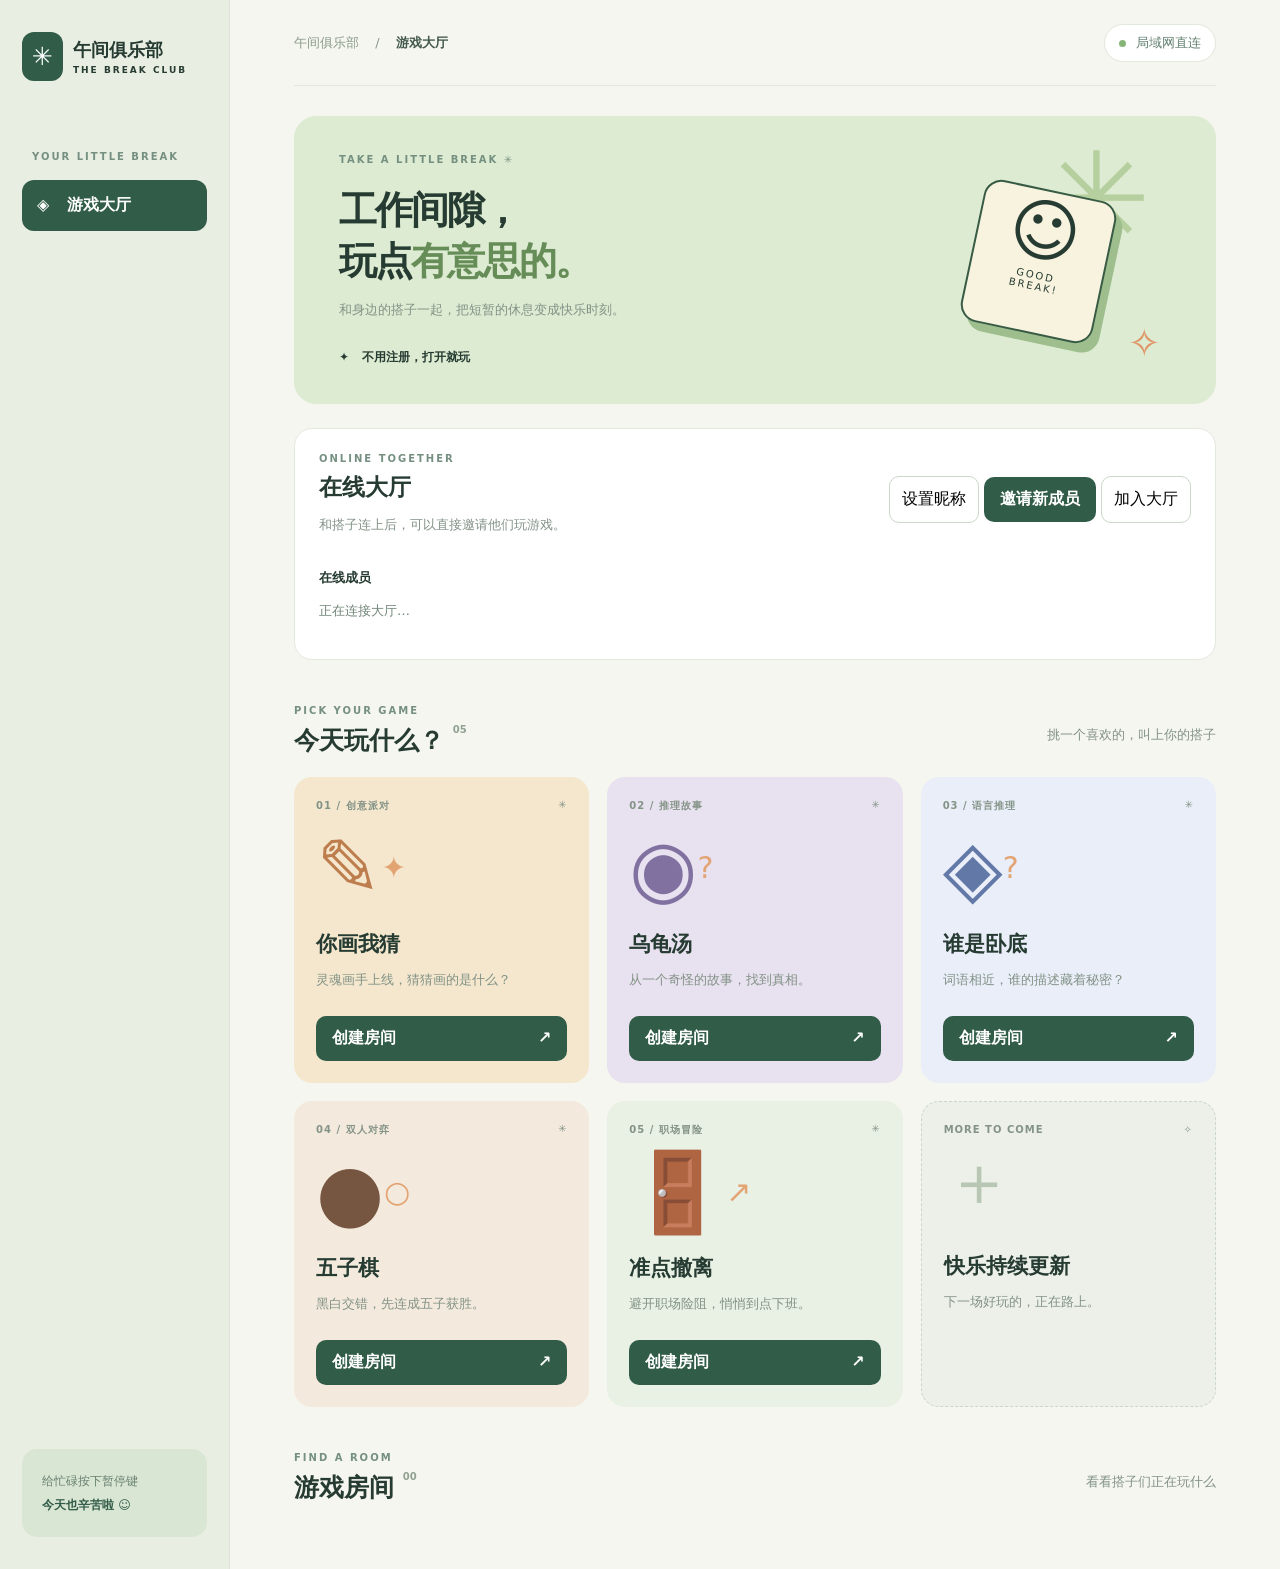
<file: index.html>
<!doctype html><html lang="zh-CN"><head><meta charset="utf-8"><meta name="viewport" content="width=device-width,initial-scale=1"><title>午间俱乐部</title><link rel="stylesheet" href="style.css"><link rel="stylesheet" href="escape.css"></head><body><div class="app"><aside><div class="brand"><span class="brand-icon">✳</span><div>午间俱乐部<small>THE BREAK CLUB</small></div></div><div class="side-label">YOUR LITTLE BREAK</div><button class="nav active" id="home">◈ <span>游戏大厅</span></button><div class="aside-bottom">给忙碌按下暂停键<br><b>今天也辛苦啦 ☺</b></div></aside><main><header><div class="breadcrumb">午间俱乐部 <span>/</span> <b id="location">游戏大厅</b></div><div class="status"><i></i> 局域网直连</div></header><section id="lobby"><div class="hero"><div><div class="eyebrow">TAKE A LITTLE BREAK <span>✳</span></div><h1>工作间隙，<br>玩点<span>有意思的。</span></h1><p>和身边的搭子一起，把短暂的休息变成快乐时刻。</p><div class="hero-note">✦ &nbsp; 不用注册，打开就玩</div></div><div class="hero-art"><div class="sun">✳</div><div class="card-art">☺<small>GOOD<br>BREAK!</small></div><div class="orbit">✧</div></div></div><div class="section-head"><div><div class="eyebrow">PICK YOUR GAME</div><h2>今天玩什么？ <span>05</span></h2></div><p>挑一个喜欢的，叫上你的搭子</p></div><div class="games"><article class="game draw"><div class="game-top"><span>01 / 创意派对</span><span>✳</span></div><div class="illustration">✎<span>✦</span></div><h3>你画我猜</h3><p>灵魂画手上线，猜猜画的是什么？</p><button data-game="draw">创建房间 <span>↗</span></button></article><article class="game soup"><div class="game-top"><span>02 / 推理故事</span><span>✳</span></div><div class="illustration">◉<span>?</span></div><h3>乌龟汤</h3><p>从一个奇怪的故事，找到真相。</p><button data-game="soup">创建房间 <span>↗</span></button></article><article class="game undercover"><div class="game-top"><span>03 / 语言推理</span><span>✳</span></div><div class="illustration">◈<span>?</span></div><h3>谁是卧底</h3><p>词语相近，谁的描述藏着秘密？</p><button data-game="undercover">创建房间 <span>↗</span></button></article><article class="game gomoku"><div class="game-top"><span>04 / 双人对弈</span><span>✳</span></div><div class="illustration">●<span>○</span></div><h3>五子棋</h3><p>黑白交错，先连成五子获胜。</p><button data-game="gomoku">创建房间 <span>↗</span></button></article><article class="game escape-game"><div class="game-top"><span>05 / 职场冒险</span><span>✳</span></div><div class="illustration">🚪<span>↗</span></div><h3>准点撤离</h3><p>避开职场险阻，悄悄到点下班。</p><button data-game="escape">创建房间 <span>↗</span></button></article><article class="game coming"><div class="game-top"><span>MORE TO COME</span><span>✧</span></div><div class="coming-art">＋</div><h3>快乐持续更新</h3><p>下一场好玩的，正在路上。</p></article></div><div class="join"><div><b>已经有房间了？</b><p>粘贴房主发来的邀请连接码，加入大家。</p></div><div><button id="resume-room">恢复我的房间</button> <button id="join">加入房间 ↗</button></div></div></section><section id="room" hidden><div class="room-head"><div><div class="eyebrow">YOUR GAME ROOM</div><h1 id="room-title"></h1><p id="room-info"></p></div><div><button class="secondary" id="switch-game" hidden>切换游戏</button> <button class="secondary" id="leave">← 返回大厅</button></div></div><div class="room-grid"><div class="play"><div class="panel-head"><b id="play-label">游戏区域</b><span id="role"></span></div><div id="waiting" class="waiting">✳<h2>准备好开始了吗？</h2><p>邀请搭子加入后，由房主开启游戏。</p></div><div id="draw-area" hidden><div class="toolbar"><span id="word"></span><button id="custom-word">自定义题目</button><input id="color" type="color" value="#29352f"><button id="clear">清空画布</button></div><canvas id="canvas" width="900" height="520"></canvas></div><div id="soup-area" hidden><div class="soup-card"><small>今日汤面 / THE MYSTERY</small><h2 id="soup-title"></h2><p id="surface"></p><div id="answer"></div></div><div id="soup-controls"><button data-reply="是">是</button><button data-reply="不是">不是</button><button data-reply="无关">无关</button><button id="reveal">揭晓汤底</button></div></div><button id="custom-soup" class="secondary" hidden>自定义乌龟汤</button> <button id="start" class="primary">开始新一轮 ↗</button></div><div class="room-side"><div class="panel"><div class="panel-head"><b>房间搭子</b><button id="invite">＋ 邀请</button></div><div id="players"></div></div><div class="panel chat"><div class="panel-head"><b>聊天 & 猜测</b><span>✳</span></div><div id="messages"></div><form id="form"><input id="message" maxlength="200" placeholder="输入你的想法…" autocomplete="off"><button>↑</button></form></div></div></div></section></main></div><dialog id="dialog"><form method="dialog"><button class="close">×</button></form><div id="dialog-content"></div></dialog><script src="undercover-engine.js"></script><script src="gomoku-engine.js"></script><script src="escape-engine.js"></script><script src="app.js"></script><script src="lobby.js"></script><script src="undercover.js"></script><script src="gomoku.js"></script><script src="vendor/three/three.min.js"></script><script type="module" src="escape-models.js"></script><script src="escape-3d.js"></script><script src="escape.js"></script></body></html>
</file>
<file: style.css>
.judgement{display:inline-flex;gap:6px;margin-left:8px}.judgement button{border:0;border-radius:6px;padding:3px 7px;background:#e8f1e5;color:#315c48;font-size:11px}.judgement button:last-child{background:#f5eee6;color:#896e58}.score{float:right;color:#315c48;font-weight:bold}.drawing-label{margin-left:8px;color:#9a7b59;font-size:11px}
.lobby-panel,.online-invite{background:#fff;border:1px solid #e2e9df;border-radius:18px;padding:24px;margin-top:24px}.online-invite{margin:0}.lobby-heading{display:flex;align-items:center;justify-content:space-between;gap:20px}.lobby-heading h2{margin:8px 0;font-size:23px}.lobby-heading p{font-size:13px;color:#829286}.lobby-heading .primary{margin:0}.lobby-columns{display:grid;grid-template-columns:1fr 1fr;gap:28px;margin-top:20px}.lobby-columns b{font-size:13px}.lobby-person{display:flex;align-items:center;gap:10px;padding:12px 0;border-bottom:1px solid #edf1eb;font-size:13px}.lobby-person small{color:#8a9a8c}.person-dot{width:8px;height:8px;border-radius:50%;background:#8cb97c}.invite-player{margin-left:auto;padding:6px 10px}.online-invite .panel-head{margin-bottom:4px}@media(max-width:850px){.lobby-heading{align-items:flex-start;flex-direction:column}.lobby-columns{grid-template-columns:1fr}}
.lobby-columns{grid-template-columns:1fr}.rooms-section{margin-bottom:45px}.room-heading-actions{display:flex;align-items:center;gap:18px}.room-heading-actions button{border:1px solid #cad8c8;background:#fff;color:#315c48;border-radius:10px;padding:10px 14px;cursor:pointer}.room-cards{display:grid;grid-template-columns:repeat(3,minmax(0,1fr));gap:18px}.room-card{border-radius:18px;padding:22px;min-height:230px;display:flex;flex-direction:column}.room-card-art{font-size:60px;line-height:1.4;color:#b77d55}.room-card.soup .room-card-art{color:#8171a0}.room-card h3{font-size:20px;margin:8px 0;overflow-wrap:anywhere}.room-card p{font-size:13px;color:#829286}.room-card-footer{margin-top:auto;border-top:1px solid #0000000d;padding-top:15px;font-size:12px;color:#718578}.room-card-footer span{float:right;color:#5c8a65}.room-empty{background:#edf0e8;border:1px dashed #cbd7c7}.room-empty .room-card-art{color:#b8c6b4}@media(max-width:850px){.room-cards{grid-template-columns:repeat(2,minmax(0,1fr))}.room-heading-actions p{display:none}}@media(max-width:520px){.room-cards{grid-template-columns:1fr}}
.restore-card{margin-top:14px;border:0;border-radius:10px;background:#315c48;color:#fff;padding:11px 14px;text-align:left;font-weight:bold}
:root{font-family:'Microsoft YaHei',system-ui,sans-serif;color:#263b32;background:#f5f6ef}*{box-sizing:border-box}body{margin:0}button,input,textarea{font:inherit}button{cursor:pointer}button:focus-visible,input:focus-visible,textarea:focus-visible{outline:3px solid #e99664}.app{display:flex;min-height:100vh}aside{width:230px;background:#e9eee2;padding:32px 22px;display:flex;flex-direction:column;border-right:1px solid #dce4d5}.brand{display:flex;align-items:center;gap:10px;font-size:18px;font-weight:800}.brand-icon{background:#315c48;color:#fff;border-radius:12px;padding:10px;font-size:25px}.brand small{display:block;font-size:9px;letter-spacing:2px;margin-top:3px}.side-label,.eyebrow{font-size:10px;letter-spacing:2px;font-weight:800;color:#759080}.side-label{margin:70px 10px 18px}.nav{border:0;border-radius:12px;background:#315c48;color:white;padding:15px;text-align:left;font-weight:bold}.nav span{margin-left:12px}.aside-bottom{margin-top:auto;background:#dae6d4;padding:20px;border-radius:15px;font-size:12px;line-height:2;color:#678071}.aside-bottom b{color:#315c48}main{flex:1;min-width:0;padding:0 5%;max-width:1600px}header{height:86px;display:flex;align-items:center;justify-content:space-between;font-size:13px;border-bottom:1px solid #e2e8dc}.breadcrumb{color:#8a9a8c}.breadcrumb span{margin:0 12px}.breadcrumb b{color:#42584a}.status{background:white;border:1px solid #e1e8dc;border-radius:30px;padding:9px 14px;color:#638070}.status i{display:inline-block;width:7px;height:7px;border-radius:50%;background:#86b677;margin-right:6px}.hero{margin-top:30px;border-radius:22px;background:#dcebd1;min-height:260px;padding:38px 45px;display:flex;justify-content:space-between;overflow:hidden}.hero h1,.room-head h1{font-size:38px;line-height:1.35;letter-spacing:-2px;margin:20px 0 12px}.hero h1 span{color:#668c57}.hero p,.section-head p,.game p,.join p,.room-head p{color:#829286;font-size:13px}.hero-note{font-size:12px;font-weight:bold;margin-top:30px}.hero-art{position:relative;width:280px}.sun{font-size:130px;color:#b6cf9e;position:absolute;right:20px;top:-30px}.card-art{position:absolute;right:65px;top:35px;background:#f8f3df;border:2px solid #385b45;border-radius:18px;width:135px;height:145px;transform:rotate(12deg);font-size:68px;text-align:center;box-shadow:8px 8px 0 #9fbe8e}.card-art small{display:block;font-size:10px;letter-spacing:2px}.orbit{position:absolute;right:10px;bottom:0;font-size:40px;color:#df9568}.section-head{display:flex;justify-content:space-between;align-items:end;margin:45px 0 20px}.section-head h2{margin:8px 0 0;font-size:25px}.section-head h2 span{font-size:10px;color:#91a293;vertical-align:top}.games{display:grid;grid-template-columns:repeat(3,1fr);gap:18px}.game{border-radius:18px;padding:22px;min-height:300px}.draw{background:#f4e7ce}.soup{background:#e8e1ef}.coming{background:#edf0e8;border:1px dashed #cbd7c7}.game-top{display:flex;justify-content:space-between;font-size:10px;letter-spacing:1px;font-weight:bold;color:#849387}.illustration{height:112px;font-size:78px;line-height:110px;color:#bd7d4d}.illustration span{font-size:30px;vertical-align:top;color:#e3a474}.soup .illustration{color:#8171a0}.coming-art{height:112px;font-size:70px;color:#b8c6b4}.game h3{margin:5px 0;font-size:21px}.game button,.join button,.primary{border:0;background:#315c48;color:white;border-radius:10px;padding:12px 16px;font-weight:bold}.game button{margin-top:14px;width:100%;text-align:left}.game button span{float:right}.join{display:flex;justify-content:space-between;align-items:center;background:#fff;border:1px solid #e6ebe1;border-radius:16px;padding:20px 24px;margin:22px 0 40px}.join p{margin-bottom:0}.room-head{display:flex;justify-content:space-between;align-items:center;margin:40px 0}.room-head h1{margin:8px 0}.secondary{border:1px solid #cad8c8;background:white;border-radius:10px;padding:12px}.room-grid{display:grid;grid-template-columns:minmax(0,2fr) minmax(260px,1fr);gap:20px}.play,.panel{background:white;border:1px solid #e2e9df;border-radius:18px;padding:22px}.panel-head{display:flex;justify-content:space-between;align-items:center;margin-bottom:18px}.panel-head span{color:#8da292;font-size:12px}.panel-head button,.toolbar button,#soup-controls button{border:0;background:#edf3e9;color:#42634d;border-radius:8px;padding:8px 12px}.waiting{text-align:center;background:#f6f8f2;border-radius:14px;padding:80px 20px;color:#9eb49b;font-size:50px}.waiting h2{font-size:20px;color:#415b48}.waiting p{font-size:13px}.primary{margin-top:18px}.room-side{display:flex;flex-direction:column;gap:20px}.player{padding:10px 0;border-bottom:1px solid #edf1eb;font-size:13px}.chat{height:370px;display:flex;flex-direction:column}#messages{flex:1;overflow:auto;font-size:13px;line-height:1.7}.msg{margin:10px 0;overflow-wrap:anywhere}.msg b{color:#668c57}.notice{color:#a38367}#form{display:flex;gap:8px}input,textarea{border:1px solid #dce5d9;border-radius:10px;padding:12px;min-width:0}#form input{flex:1}#form button{border:0;border-radius:10px;background:#315c48;color:white;width:40px}.toolbar{display:flex;align-items:center;gap:10px;margin-bottom:10px}.toolbar span{margin-right:auto}canvas{display:block;width:100%;background:#fafbf7;border:1px solid #e0e9dc;border-radius:12px;touch-action:none}.soup-card{background:#f2ecf5;border-radius:14px;padding:35px;min-height:260px}.soup-card small{letter-spacing:2px;color:#9785a8}.soup-card p{line-height:2}#answer{margin-top:25px;color:#795f8f}#soup-controls{display:flex;gap:8px;margin-top:15px}dialog{border:0;border-radius:20px;padding:32px;width:min(560px,90vw);box-shadow:0 20px 80px #253b3340}dialog::backdrop{background:#1c3026a0}.close{float:right;border:0;background:none;font-size:24px}.dialog-field{width:100%;margin:10px 0}.dialog-action{background:#315c48;color:white;border:0;border-radius:10px;padding:12px 18px;margin:8px 5px 0 0}.dialog-help{color:#718578;font-size:13px;line-height:1.7}textarea{width:100%;height:105px;resize:vertical} [hidden]{display:none!important}@media(max-width:850px){aside{display:none}main{padding:0 20px}.games{grid-template-columns:1fr 1fr}.coming{display:none}.hero-art{display:none}.room-grid{grid-template-columns:1fr}.hero{padding:28px}.hero h1{font-size:30px}}

.connection-success{color:#28734f;font-weight:600}
.game.undercover{background:#e9eef8}.undercover .illustration{color:#6279a8}.uc-welcome,.uc-word{border-radius:14px;padding:30px;background:#f1f5ed;color:#315c48}.uc-welcome{text-align:center;padding:60px 20px}.uc-welcome h2{font-size:21px}.uc-welcome p,.uc-welcome span,.uc-help{font-size:13px;line-height:1.7;color:#758b78}.uc-symbol{font-size:40px;color:#87a28a}.uc-word span,.uc-word small{display:block;font-size:12px;color:#6c8571}.uc-word strong{display:block;font-size:30px;margin:12px 0}.uc-status{display:flex;justify-content:space-between;gap:12px;margin:24px 0 10px;color:#315c48}.uc-status span{font-size:13px;color:#7c927f}.uc-input{display:flex;gap:10px;align-items:center}.uc-input input{flex:1}.uc-input .primary{margin:0}.uc-votes{display:flex;flex-wrap:wrap;gap:8px}.uc-result{color:#a17a45;font-size:13px}.uc-history{margin-top:25px;border-top:1px solid #edf1eb;padding-top:16px}.uc-history h3{font-size:13px;color:#667b6b}.uc-description{padding:10px 0;display:flex;gap:15px;font-size:13px;border-bottom:1px solid #edf1eb;overflow-wrap:anywhere}.uc-description b{color:#4b7356;min-width:70px}
.game.gomoku{background:#f3eadd}.gomoku .illustration{color:#765640}.gomoku-welcome{text-align:center;padding:65px 20px;border-radius:14px;background:#f8f4ec;color:#4d5543}.gomoku-welcome h2{font-size:21px}.gomoku-welcome p,.gomoku-welcome small,.gomoku-help{color:#879387;font-size:13px;line-height:1.6}.gomoku-mark{font-size:36px;letter-spacing:8px;color:#496c52}.gomoku-heading{display:flex;justify-content:space-between;align-items:flex-start;gap:12px;margin-bottom:16px;color:#315c48}.gomoku-heading p{margin:5px 0;color:#7b8d7d;font-size:13px}.gomoku-tag{font-size:11px;color:#8a9a8b;background:#f1f5ef;border-radius:7px;padding:6px 9px}.gomoku-board{width:min(100%,570px);aspect-ratio:1;display:grid;grid-template-columns:repeat(15,1fr);grid-template-rows:repeat(15,1fr);padding:3%;border:1px solid #ddc6a4;border-radius:12px;background:#e8c99f;box-shadow:inset 0 0 35px #b58f6020}.gomoku-cell{position:relative;padding:0;border:0;border-radius:0;background:transparent;min-width:0;cursor:pointer}.gomoku-cell::before,.gomoku-cell::after{content:"";position:absolute;background:#9d805f;pointer-events:none}.gomoku-cell::before{height:1px;left:0;right:0;top:50%}.gomoku-cell::after{width:1px;top:0;bottom:0;left:50%}.gomoku-cell span{position:absolute;z-index:1;inset:12%;border-radius:50%}.gomoku-cell.black span{background:#26302c;box-shadow:1px 2px 3px #0004}.gomoku-cell.white span{background:#fffdf7;box-shadow:1px 2px 3px #0004}.gomoku-cell.last span::after{content:"";position:absolute;inset:40%;border-radius:50%;background:#d67b63}.gomoku-cell:not([disabled]):hover span{background:#25312b55}.gomoku-cell:disabled{cursor:default}.gomoku-cell:focus-visible{outline:2px solid #315c48;outline-offset:-2px;z-index:2}
</file>
<file: escape.css>
.game.escape-game{background:#e9f0e4}.game.escape-game .illustration{color:#486f58}
.escape-scene{height:clamp(380px,55vw,690px);overflow:hidden;border-radius:16px;background:linear-gradient(135deg,#e8dcc3,#b3c4ad);touch-action:manipulation}.escape-scene canvas{display:block;width:100%;height:100%;cursor:pointer}.escape-map-alt{margin-top:12px}.escape-map-alt summary{cursor:pointer;color:#607a69;font-size:12px;padding:8px 0}.escape-map-alt .escape-grid{margin-top:8px}.escape-scene[hidden]{display:none}
#escape-screen{position:fixed;inset:0;z-index:30;overflow:auto;background:#eff2e9;color:#213b33;font-family:inherit}#escape-screen[hidden]{display:none}.escape-shell{max-width:1580px;margin:auto;padding:26px 36px 45px}.escape-header{display:flex;align-items:center;justify-content:space-between;border-bottom:1px solid #d4dfd1;padding-bottom:20px}.escape-header small,.escape-board-head small,.escape-round small{font-size:10px;letter-spacing:.15em;color:#829988;font-weight:700}.escape-header h1{font-size:28px;margin:6px 0 0}.escape-header h1 span{font-size:13px;margin-left:8px;font-weight:400;color:#799080}.escape-header button,.escape-floors button,.escape-controls button,.escape-invite{border:1px solid #d7e1d5;background:#fff;color:#315345;padding:10px 14px;border-radius:10px;cursor:pointer}.escape-layout{display:grid;grid-template-columns:minmax(0,1fr) 310px;gap:22px;margin-top:24px}.escape-main,.escape-panel,.escape-round{border:1px solid #dae4d7;background:#fff;border-radius:20px}.escape-main{padding:25px;align-self:start}.escape-board-head{display:flex;justify-content:space-between;align-items:center;margin-bottom:20px}.escape-board-head h2{font-size:20px;margin:7px 0}.escape-floors{display:flex;gap:6px}.escape-floors button.selected{background:#315c49;color:white}.escape-grid{display:grid;grid-template-columns:repeat(7,minmax(0,1fr));gap:6px;background:#e4ebdf;border-radius:16px;padding:12px;aspect-ratio:1;max-height:720px}.escape-cell{position:relative;min-width:0;border:1px solid #d2e1d0;border-radius:8px;background:#f6f8f2;color:#86a08d;display:flex;align-items:center;justify-content:center;flex-direction:column;gap:3px}.escape-cell span{font-size:22px;font-weight:bold}.escape-cell small{font-size:10px}.escape-cell.tile-wall{background:repeating-linear-gradient(45deg,#d3dfd1,#d3dfd1 8px,#d8e3d5 8px,#d8e3d5 16px);border:0}.escape-cell.tile-h{background:#fff0e7;color:#ba684e}.escape-cell.tile-event{background:#fcf3da;color:#ad8b48}.escape-cell.tile-q{background:#e0efe1;color:#53886a}.escape-cell.tile-c{background:#e0edf7;color:#4d809c}.escape-cell.tile-e,.escape-cell.tile-t{background:#dcebe1;color:#386d50}.escape-cell.available{border:2px solid #3b9871;box-shadow:0 0 0 3px #bce3cb;cursor:pointer}.escape-cell i{position:absolute;right:4px;bottom:4px;display:flex;gap:2px;font-style:normal}.escape-cell em{font-size:10px;font-style:normal;border-radius:100%;width:19px;height:19px;display:grid;place-items:center;color:#fff}.avatar-0{background:#43815d}.avatar-1{background:#e59c56}.avatar-2{background:#7290be}.avatar-3{background:#c57780}.escape-legend{font-size:12px;line-height:2;color:#789082;margin-top:14px}.escape-side{display:flex;flex-direction:column;gap:14px;background:transparent;padding:0;width:auto;border:0}.escape-round{padding:20px;background:#365f4d;color:white;display:flex;flex-direction:column;gap:7px}.escape-round small{color:#bfd4c4}.escape-round strong{font-size:24px}.escape-round span{font-size:12px;color:#d8e6db}.escape-panel{padding:19px}.escape-panel h3{font-size:15px;margin:0 0 14px}.escape-panel h3 small{float:right;font-size:11px;color:#9aab9f;font-weight:normal}.escape-player{display:flex;align-items:center;gap:10px;padding:8px;border-radius:10px}.escape-player.current{background:#edf5ed}.escape-avatar{width:34px;height:34px;border-radius:12px;display:grid;place-items:center;color:white;font-weight:bold}.escape-player b,.escape-player small{display:block}.escape-player b{font-size:13px}.escape-player small{font-size:11px;color:#90a397;margin-top:3px}.escape-controls p,.escape-history p{font-size:12px;line-height:1.65;color:#779082}.escape-controls button{margin:3px}.escape-controls .escape-primary{background:#315f4a;color:white;border-color:#315f4a;font-weight:bold}.escape-event button{display:block;width:100%;text-align:left}.escape-invites{border-top:1px solid #edf1eb;padding-top:10px}.escape-invites small{font-size:11px;color:#90a397}.escape-history{max-height:180px;overflow:auto}.escape-history p{border-bottom:1px solid #f0f3ee;padding-bottom:6px;margin:7px 0}
@media(max-width:850px){.escape-shell{padding:16px}.escape-layout{grid-template-columns:1fr}.escape-grid{max-height:none}.escape-side{display:grid;grid-template-columns:repeat(2,minmax(0,1fr))}.escape-round,.escape-controls{grid-column:1/-1}}@media(max-width:480px){.escape-grid{gap:3px;padding:7px}.escape-cell span{font-size:15px}.escape-cell small{font-size:8px}.escape-cell em{width:13px;height:13px;font-size:8px}.escape-main{padding:12px}.escape-header h1{font-size:22px}.escape-side{grid-template-columns:1fr}.escape-round,.escape-controls{grid-column:auto}}

/* Warm diorama presentation, matching the approved office-escape concept. */
#escape-screen{background:#221e19;color:#f5f1e4;background-image:linear-gradient(120deg,rgba(48,31,23,.23),rgba(20,29,28,.52)),url('assets/escape/city-sunset-v1.png');background-size:cover;background-position:center;background-attachment:fixed}
.escape-shell{max-width:none;padding:15px 20px 20px}.escape-header{border:1px solid #536159;background:rgba(19,32,30,.96);box-shadow:0 8px 25px #0c151599;border-radius:15px;padding:10px 14px;gap:12px;min-height:76px}.escape-brand{min-width:172px;background:#f3e6c9;transform:rotate(-2deg);padding:6px 12px;color:#142d29;box-shadow:0 3px 8px #0005}.escape-brand span{display:block;font-size:32px;font-weight:950;white-space:nowrap;letter-spacing:.04em}.escape-brand small{font-size:8px;letter-spacing:.13em;color:#876d4b}.escape-top-round{padding:0 16px;white-space:nowrap;border-right:1px solid #52625b}.escape-top-round small,.escape-top-round b{display:block;color:#f8f3df}.escape-top-round b{font-size:20px}.escape-top-round strong{font-size:31px;color:#ff8528}.escape-team{display:flex;flex:1;justify-content:center;gap:6px;min-width:0}.escape-team .escape-player{flex:1;max-width:136px;min-width:0;padding:5px;background:#273634;border:1px solid transparent}.escape-team .escape-player.current{background:#473c29;border-color:#ff9b37;box-shadow:0 0 10px #ff913c77}.escape-team .escape-player b{color:#fff6e4;overflow:hidden;white-space:nowrap;text-overflow:ellipsis}.escape-team .escape-player small{color:#c3c9b9;font-size:10px}.escape-header #escape-leave{background:#273934;color:#e4e8d8;border-color:#53655b;white-space:nowrap}.escape-layout{grid-template-columns:minmax(0,1fr) 280px;gap:12px;margin-top:12px}.escape-main{padding:0;background:transparent;border:0;position:relative;min-width:0}.escape-scene{height:clamp(560px,calc(100vh - 126px),900px);border-radius:12px;background:radial-gradient(ellipse at center,#f2c08155,transparent 72%);box-shadow:0 14px 35px #15110c66}.escape-board-head{position:absolute;z-index:2;left:0;right:0;top:10px;justify-content:center;pointer-events:none}.escape-map-title{display:none}.escape-floors{pointer-events:auto;background:#142522ee;border:1px solid #526258;padding:4px;border-radius:30px;box-shadow:0 4px 12px #0008}.escape-floors button{border:0;border-radius:25px;background:transparent;color:#c4c8b9;min-width:90px}.escape-floors button.selected{background:linear-gradient(#ff9a3d,#eb6c17);color:white;box-shadow:0 2px 8px #ff7b2d88}.escape-side{gap:10px}.escape-panel{background:rgba(19,34,32,.96);border:1px solid #50665d;box-shadow:0 4px 15px #15181888;color:#e3e7d9;padding:14px}.escape-panel h3{font-size:14px;color:#eceddf}.escape-panel h3 small{color:#90aa9b}.escape-overview-floor{display:flex;align-items:center;gap:9px;padding:9px;border:1px solid #394d45;border-radius:9px;margin-top:7px;background:#202e2c}.escape-overview-floor.active{border-color:#f38b35;box-shadow:inset 0 0 0 1px #bd5c1d}.escape-floor-icon{display:grid;place-items:center;width:44px;height:34px;border-radius:5px;background:linear-gradient(135deg,#b69a70,#5c6b5b);font-size:25px;color:#f6e8c7}.escape-overview-floor b,.escape-overview-floor small{display:block}.escape-overview-floor b{font-size:13px}.escape-overview-floor small{font-size:10px;color:#99ad9c}.escape-overview-floor strong{margin-left:auto;font-size:21px;color:#f69535}.escape-risk-inner{display:flex;align-items:center;gap:15px;background:#263331;border:1px solid #41514b;border-radius:10px;padding:13px}.escape-warning{font-size:32px;color:#f46d36}.escape-risk-dots{display:flex;gap:6px;margin-top:7px}.escape-risk-dots i{width:14px;height:14px;background:#55615d;border-radius:50%}.escape-risk-dots i.active{background:#ff8a29;box-shadow:0 0 8px #ff862a}.escape-risk>small{display:block;margin:8px 0 0;color:#c5c9b8;text-align:center}.escape-paper{background:#f2e7c9;color:#352c20;border:3px solid #aa946d;border-radius:4px;padding:12px;min-height:95px;box-shadow:inset 0 0 15px #bc9a5a44}.escape-paper b{display:block;font-size:18px}.escape-paper small{font-size:9px;letter-spacing:.14em}.escape-paper p{font-size:12px;line-height:1.5;margin:5px 0}.escape-note{position:absolute;z-index:2;left:12px;bottom:24px;width:145px;padding:12px;background:#f2dc9a;color:#3e3221;box-shadow:2px 5px 10px #0006;transform:rotate(-3deg)}.escape-note b,.escape-note span{display:block}.escape-note span{font-size:12px;margin-top:5px;line-height:1.45}.escape-action-bar{position:absolute;z-index:2;bottom:18px;left:50%;transform:translateX(-50%);width:min(590px,65%);min-height:76px;display:flex;align-items:center;gap:15px;border:2px solid #52635a;border-radius:18px;padding:9px 16px;background:rgba(17,33,31,.96);box-shadow:0 9px 20px #0008}.escape-action-icon{font-size:34px}.escape-controls{flex:1}.escape-controls h3{margin:0 0 3px;color:#fff4e0}.escape-controls p{margin:2px 0;color:#c6d1c2}.escape-controls button{background:#344842;color:#f4eede;border-color:#61736a;padding:8px 12px}.escape-controls .escape-primary{background:linear-gradient(#ff9c35,#ef6912);border-color:#ffb657;box-shadow:0 3px 0 #9f4510,0 0 15px #ff802c55;font-size:17px}.escape-event button{display:inline-block;width:auto}.escape-map-alt{position:relative;margin:4px 0;color:#f0ead8;background:#192b27;border-radius:8px;padding:0 9px}.escape-map-alt summary{color:#d2decb}.escape-legend{color:#ece5d0;margin:3px 0}.escape-invites{border-color:#445a50}.escape-invites button{margin:3px}
@media(max-width:1050px){.escape-brand{min-width:auto}.escape-team .escape-player{padding:4px}.escape-team .escape-player small{display:none}.escape-layout{grid-template-columns:minmax(0,1fr) 235px}.escape-note{display:none}}
@media(max-width:760px){.escape-shell{padding:8px}.escape-header{flex-wrap:wrap}.escape-brand span{font-size:20px}.escape-top-round{padding:0 5px}.escape-top-round b{font-size:14px}.escape-top-round strong{font-size:22px}.escape-team{order:3;flex-basis:100%}.escape-team .escape-player{max-width:none}.escape-layout{display:flex;flex-direction:column}.escape-main{width:100%}.escape-scene{height:490px}.escape-side{display:grid;grid-template-columns:1fr 1fr}.escape-story{grid-column:1/-1}.escape-action-bar{width:90%;min-height:65px;bottom:12px}.escape-action-icon{font-size:25px}.escape-floors button{min-width:68px;padding:8px}.escape-note{display:none}}

.escape-stage{position:relative}

.escape-header{height:auto}.escape-scene canvas{background:transparent;border:0}.escape-stage.fallback{padding-top:70px}.escape-stage.fallback .escape-action-bar{position:static;transform:none;width:100%;margin-bottom:10px}.escape-stage.fallback .escape-note{display:none}

.escape-floor-icon{position:relative;font-size:0;background:repeating-linear-gradient(90deg,transparent 0 6px,#607f71 6px 7px),repeating-linear-gradient(0deg,#e5d6a4 0 6px,#607f71 6px 7px);transform:rotate(-5deg) skewY(-5deg);border:2px solid #eecb95;box-shadow:0 2px 0 #5d4f3d}.escape-floor-icon:after{content:"";position:absolute;width:5px;height:5px;top:7px;left:7px;background:#476e55;box-shadow:14px 4px #966e45,21px 11px #638853,5px 15px #997a50}

.escape-overview-floor{width:100%;text-align:left;color:inherit;cursor:pointer;font:inherit}.escape-overview-floor:focus-visible{outline:3px solid #ffb567}.escape-floor-info{min-width:0}

.escape-avatar{position:relative;overflow:visible;flex:none}.escape-avatar img{width:100%;height:100%;object-fit:cover;object-position:center 20%;border-radius:10px}.escape-avatar i{position:absolute;bottom:-5px;left:-4px;width:15px;height:15px;border-radius:50%;display:grid;place-items:center;background:#ff8a29;color:white;font-size:9px;font-style:normal;border:1px solid #162723}
.escape-team .escape-player>div{min-width:0;flex:1}.escape-team .escape-player{overflow:hidden}

.escape-floor-icon{display:grid;grid-template-columns:repeat(7,1fr);gap:1px;background:#6e8171;padding:2px;overflow:hidden}.escape-floor-icon:after{display:none}.escape-floor-icon i{display:block;background:#ded2b2}.escape-floor-icon i.mini-wall{background:#6e6655}.escape-floor-icon i.mini-h{background:#d26c42}.escape-floor-icon i.mini-q{background:#79a86b}.escape-floor-icon i.mini-c,.escape-floor-icon i.mini-e{background:#8ad5dd}
.escape-team .escape-avatar{width:50px;height:50px}.escape-team .escape-player{max-width:155px}@media(max-width:760px){.escape-team .escape-avatar{width:28px;height:28px}.escape-team .escape-player{max-width:none}}
.escape-floor-icon{place-items:stretch}.escape-controls{display:flex;align-items:center;gap:10px;flex-wrap:wrap}.escape-controls .escape-primary{min-width:165px;padding:12px 22px;text-align:center}.escape-controls h3{white-space:nowrap}.escape-controls p{flex:1;min-width:110px}.escape-event{width:100%}@media(max-width:760px){.escape-controls .escape-primary{min-width:110px;padding:9px 14px}.escape-controls p{min-width:80px}}

.escape-paper{position:relative;overflow:hidden}.escape-paper:has(.escape-card-art){padding-right:80px;min-height:118px}.escape-card-art{position:absolute;right:-4px;bottom:-13px;width:88px;height:112px;object-fit:cover;object-position:center 12%}

.escape-die{width:44px;height:44px;display:block;position:relative;background:linear-gradient(135deg,#fff,#dededb);border:1px solid #fff;border-radius:10px;transform:rotate(13deg);box-shadow:3px 5px 0 #a5a5a0,4px 7px 10px #0008}.escape-die i{position:absolute;width:7px;height:7px;border-radius:50%;background:#242b28;box-shadow:inset 0 1px 1px #0008}.escape-die i:nth-child(1){left:8px;top:8px}.escape-die i:nth-child(2){right:8px;top:8px}.escape-die i:nth-child(3){left:18px;top:18px}.escape-die i:nth-child(4){left:8px;bottom:8px}.escape-die i:nth-child(5){right:8px;bottom:8px}@media(max-width:760px){.escape-die{width:32px;height:32px}.escape-die i{width:5px;height:5px}.escape-die i:nth-child(1){left:6px;top:6px}.escape-die i:nth-child(2){right:6px;top:6px}.escape-die i:nth-child(3){left:13px;top:13px}.escape-die i:nth-child(4){left:6px;bottom:6px}.escape-die i:nth-child(5){right:6px;bottom:6px}}

.escape-history-toggle{margin-top:9px;color:#c9d5c6;font-size:11px}.escape-history-toggle summary{cursor:pointer;padding:4px}.escape-history-toggle .escape-history p{border-color:#3b4b43;color:#c6d2c3}

.escape-die{display:grid;grid-template-columns:repeat(3,1fr);grid-template-rows:repeat(3,1fr);place-items:center;padding:5px}.escape-die i,.escape-die i:nth-child(n){position:static;width:7px;height:7px;opacity:0}.escape-die i.lit{opacity:1}@media(max-width:760px){.escape-die{padding:4px}.escape-die i,.escape-die i:nth-child(n){width:5px;height:5px}}

.escape-cell.selected{box-shadow:inset 0 0 0 3px #49c8f2;background:#c3edfa;color:#205d71}

.escape-cell.selected-danger{background:#ffd4c4;color:#8b281c;box-shadow:inset 0 0 0 3px #db513c}

.escape-floor-icon i.mini-occupied{background:#e6fdff;box-shadow:0 0 3px #bffaff}.escape-floor-icon i.mini-current{background:#ff8a27;box-shadow:0 0 4px #ffac4b}

/* The game board fills the available viewport; the status panels float above it. */
@media(min-width:761px){.escape-shell{padding:8px}.escape-layout{display:block;position:relative;margin-top:6px}.escape-scene{height:calc(100vh - 98px);min-height:500px;max-height:none}.escape-side{position:absolute;z-index:3;right:12px;top:12px;width:230px}.escape-note{bottom:16px}.escape-action-bar{bottom:12px}}
.escape-die.rolling{animation:escape-dice-roll .85s cubic-bezier(.2,.8,.25,1) both}
@keyframes escape-dice-roll{0%{transform:translateY(0) rotate(13deg) scale(1)}25%{transform:translateY(-22px) rotate(150deg) scale(1.2)}60%{transform:translateY(-7px) rotate(310deg) scale(1.1)}100%{transform:translateY(0) rotate(373deg) scale(1)}}
@media(prefers-reduced-motion:reduce){.escape-die.rolling{animation:none}}
</file>
